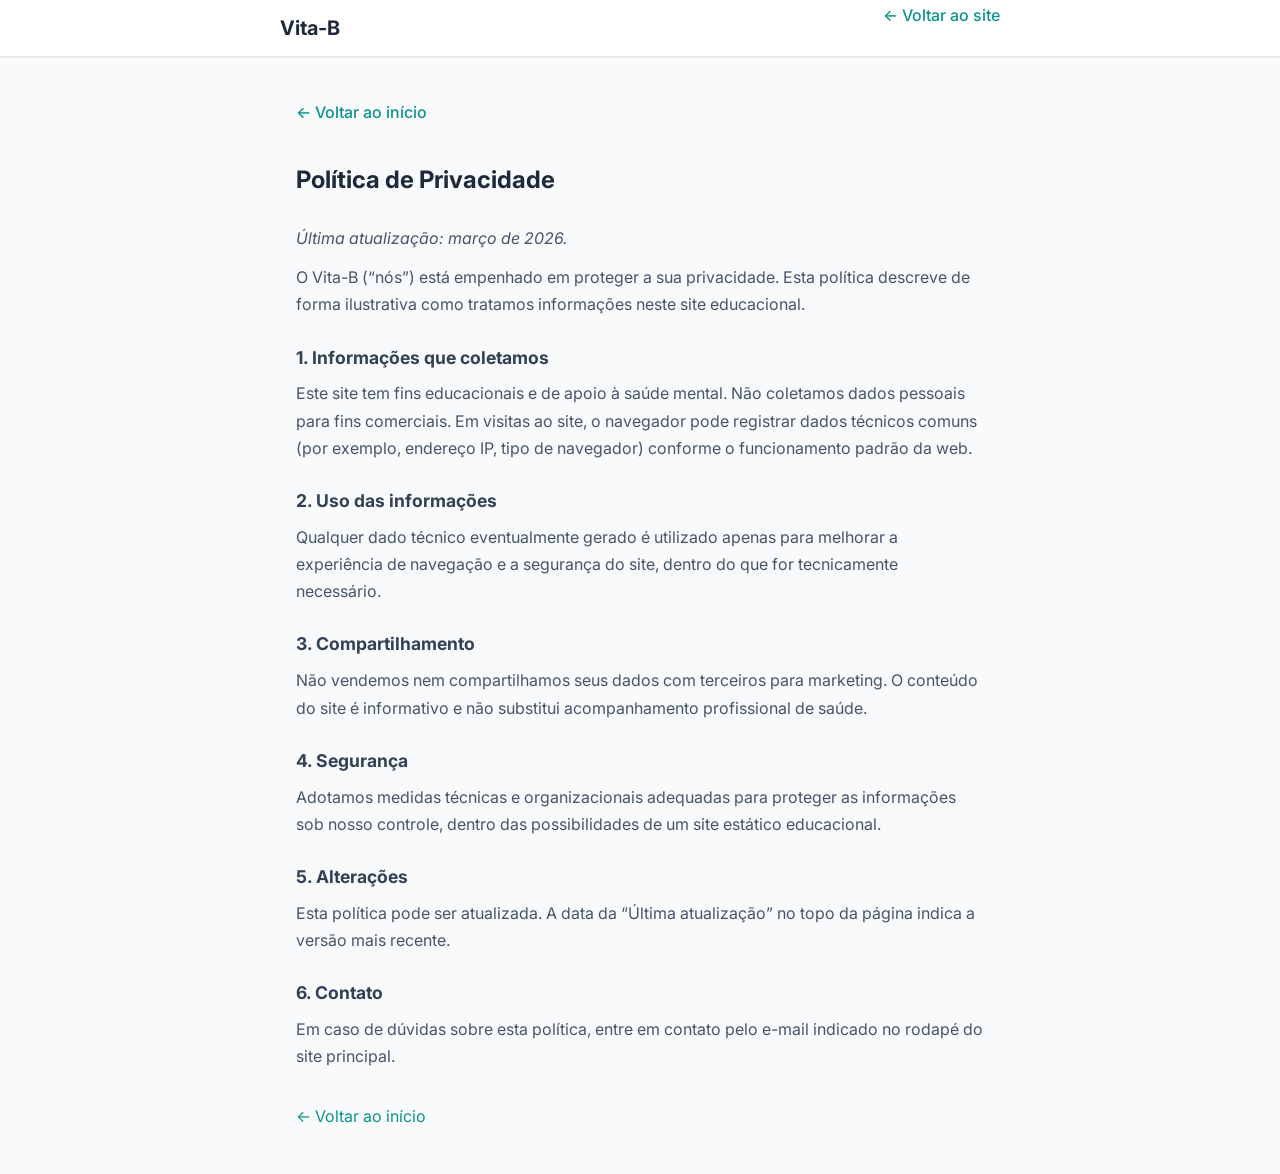
<file: site bournout/politica.html>
<!DOCTYPE html>
<html lang="pt-BR">
<head>
    <meta charset="UTF-8">
    <meta name="viewport" content="width=device-width, initial-scale=1.0, viewport-fit=cover">
    <meta name="theme-color" content="#0d9488">
    <title>Política de Privacidade - Vita-B</title>
    <style>
        @import url('https://fonts.googleapis.com/css2?family=Inter:wght@400;500;600;700&display=swap');
        * { margin: 0; padding: 0; box-sizing: border-box; }
        body { font-family: 'Inter', sans-serif; background: #f8fafc; color: #475569; line-height: 1.7; -webkit-text-size-adjust: 100%; }
        a { color: #0d9488; text-decoration: none; }
        a:hover { text-decoration: underline; }
        nav {
            background: #fff;
            box-shadow: 0 1px 2px rgba(0,0,0,.05);
            border-bottom: 1px solid #e5e7eb;
            padding: 0 1rem;
        }
        nav .container {
            max-width: 720px;
            margin: 0 auto;
            display: flex;
            align-items: center;
            justify-content: space-between;
            height: 56px;
        }
        nav .logo { font-weight: 700; font-size: 1.25rem; color: #1e293b; }
        main { max-width: 720px; margin: 0 auto; padding: 2rem 1rem; }
        h1 { color: #1e293b; font-size: 1.5rem; margin-bottom: 1.5rem; }
        h2 { color: #334155; font-size: 1.1rem; margin: 1.5rem 0 0.5rem; }
        p { margin-bottom: 0.75rem; }
        ul { margin-left: 1.5rem; margin-bottom: 1rem; }
        .back { display: inline-block; margin-bottom: 1.5rem; font-weight: 500; padding: 10px 0; -webkit-tap-highlight-color: transparent; }
        @media (max-width: 768px) {
            body { font-size: 16px; }
            main { padding: 1.25rem 0.75rem; }
            h1 { font-size: 1.3rem; }
            nav .container { padding: 0 0.75rem; }
            .back { min-height: 44px; display: inline-flex; align-items: center; }
        }
    </style>
</head>
<body>
    <nav>
        <div class="container">
            <span class="logo">Vita-B</span>
            <a href="index.html#top" class="back">← Voltar ao site</a>
        </div>
    </nav>
    <main>
        <a href="index.html#top" class="back">← Voltar ao início</a>
        <h1>Política de Privacidade</h1>
        <p><em>Última atualização: março de 2026.</em></p>

        <p>O Vita-B (“nós”) está empenhado em proteger a sua privacidade. Esta política descreve de forma ilustrativa como tratamos informações neste site educacional.</p>

        <h2>1. Informações que coletamos</h2>
        <p>Este site tem fins educacionais e de apoio à saúde mental. Não coletamos dados pessoais para fins comerciais. Em visitas ao site, o navegador pode registrar dados técnicos comuns (por exemplo, endereço IP, tipo de navegador) conforme o funcionamento padrão da web.</p>

        <h2>2. Uso das informações</h2>
        <p>Qualquer dado técnico eventualmente gerado é utilizado apenas para melhorar a experiência de navegação e a segurança do site, dentro do que for tecnicamente necessário.</p>

        <h2>3. Compartilhamento</h2>
        <p>Não vendemos nem compartilhamos seus dados com terceiros para marketing. O conteúdo do site é informativo e não substitui acompanhamento profissional de saúde.</p>

        <h2>4. Segurança</h2>
        <p>Adotamos medidas técnicas e organizacionais adequadas para proteger as informações sob nosso controle, dentro das possibilidades de um site estático educacional.</p>

        <h2>5. Alterações</h2>
        <p>Esta política pode ser atualizada. A data da “Última atualização” no topo da página indica a versão mais recente.</p>

        <h2>6. Contato</h2>
        <p>Em caso de dúvidas sobre esta política, entre em contato pelo e-mail indicado no rodapé do site principal.</p>

        <p style="margin-top:2rem;"><a href="index.html#top">← Voltar ao início</a></p>
    </main>
</body>
</html>
</file>
